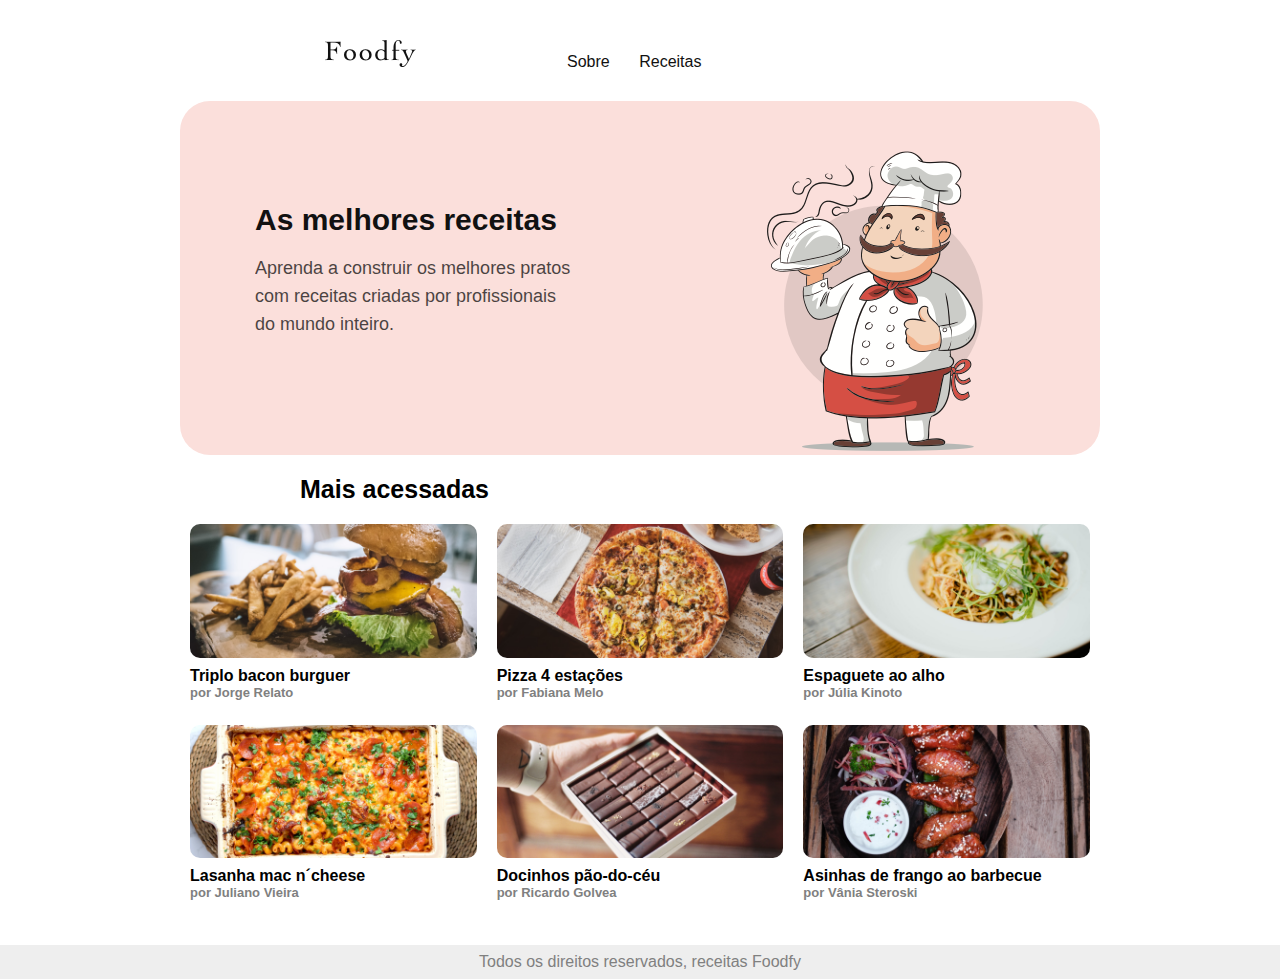
<file: index.html>
<!DOCTYPE html>
<html lang="en">

<head>
    <meta charset="UTF-8">
    <meta name="viewport" content="width=device-width, initial-scale=1.0">
    <link rel="stylesheet" href="styles.css">
    <title>Home</title>
</head>

<body>

    <header>
        <!--inicio cabeçalho-->
        <div class="logo">
            <a href="index.html">
            <img src="assets/logo.png" alt="Logo Foodfy">
            </a>
            
            <a href="sobre.html">Sobre</a>
            <a href="receitas.html">Receitas</a>
        </div>
    </header>
    <!--fim cabeçalho-->

    
    <div class="top__content">
        <div class="text">
            <h1>As melhores receitas</h1>
            <p>Aprenda a construir os melhores pratos com receitas criadas por profissionais do mundo inteiro.</p>
        </div>
        <div class="image__chef">
            <img src="assets/chef.png" alt="Imagem chef">
        </div>
    </div>


    <div id="title">
        <h1>Mais acessadas</h1>
    </div>

    <section class="cards">
        <div class="card">
            <div class="card__image-container">
                <img src="assets/burger.png" alt="Burguer">
            </div>

            <div class="card__content">
                    <p class="title">Triplo bacon burguer</p>
                <div class="card__info">
                    <p class="author">por Jorge Relato</p>
                </div>
             
            </div>
        </div>

        <div class="card">
            <div class="card__image-container">
                <img src="assets/pizza.png" alt="Burguer">
            </div>

            <div class="card__content">
                    <p class="title">Pizza 4 estações</p>
                <div class="card__info">
                    <p class="author">por Fabiana Melo</p>
                </div>
             
            </div>
        </div>

        <div class="card">
            <div class="card__image-container">
                <img src="assets/espaguete.png" alt="Burguer">
            </div>

            <div class="card__content">
                    <p class="title">Espaguete ao alho</p>
                <div class="card__info">
                    <p class="author">por Júlia Kinoto</p>
                </div>
             
            </div>
        </div>

        <div class="card">
            <div class="card__image-container">
                <img src="assets/lasanha.png" alt="Burguer">
            </div>

            <div class="card__content">
                    <p class="title">Lasanha mac n´cheese</p>
                <div class="card__info">
                    <p class="author">por Juliano Vieira</p>
                </div>
             
            </div>
        </div>

        <div class="card">
            <div class="card__image-container">
                <img src="assets/doce.png" alt="Burguer">
            </div>

            <div class="card__content">
                    <p class="title">Docinhos pão-do-céu</p>
                <div class="card__info">
                    <p class="author">por Ricardo Golvea</p>
                </div>
             
            </div>
        </div>

        <div class="card">
            <div class="card__image-container">
                <img src="assets/asinhas.png" alt="Burguer">
            </div>

            <div class="card__content">
                    <p class="title">Asinhas de frango ao barbecue</p>
                <div class="card__info">
                    <p class="author">por Vânia Steroski</p>
                </div>
             
            </div>
        </div>

    </section>
    

    <footer>
        <p>Todos os direitos reservados, receitas Foodfy</p>
    </footer>
</body>

</html>
</file>
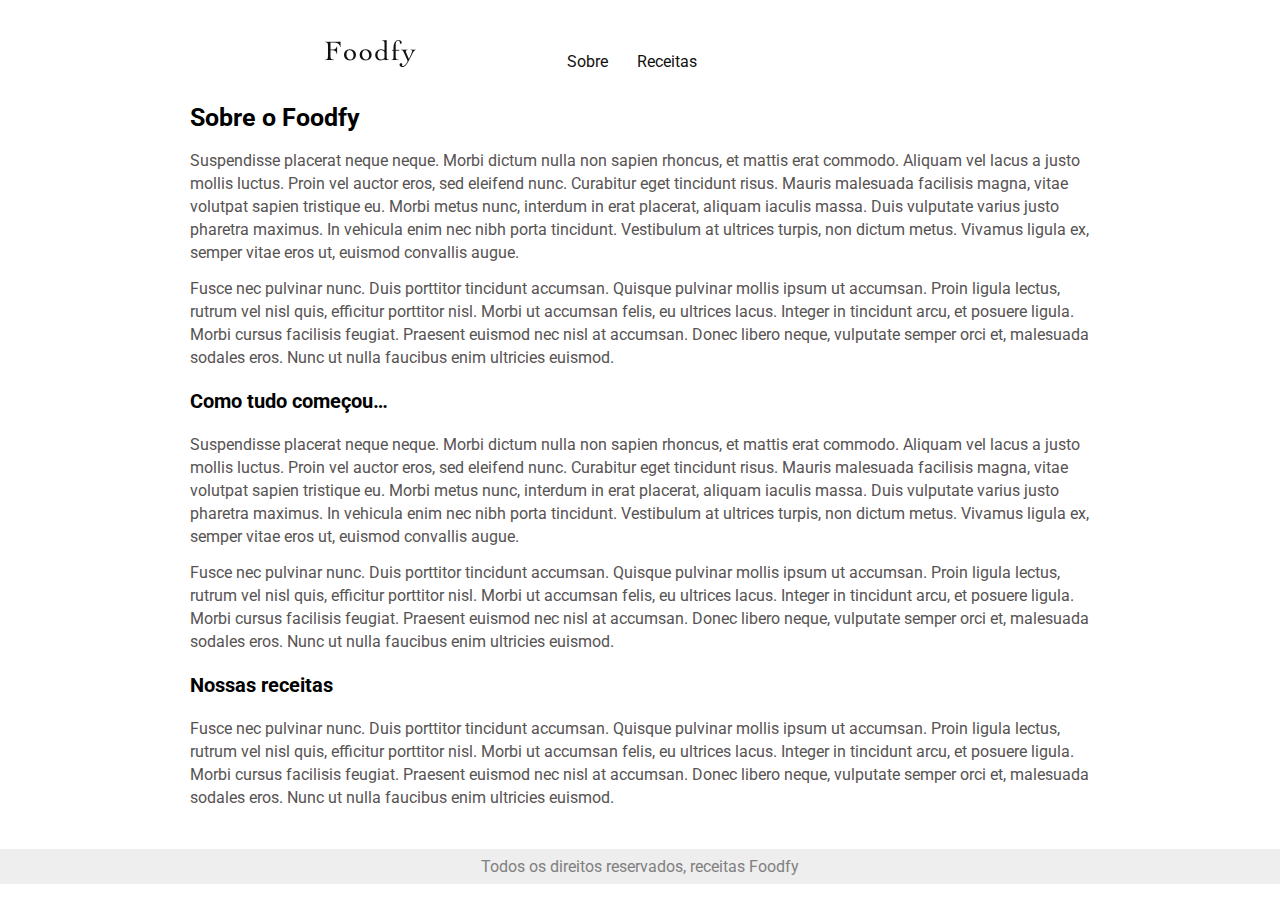
<file: sobre.html>
<!DOCTYPE html>
<html lang="en">

<head>
    <meta charset="UTF-8">
    <meta name="viewport" content="width=device-width, initial-scale=1.0">
    <link href="https://fonts.googleapis.com/css2?family=Roboto:wght@300;400;700&display=swap" rel="stylesheet">
    <link rel="stylesheet" href="styles.css">
    <title>Sobre</title>
</head>

<body>

    <header>
        <!--inicio cabeçalho-->
        <div class="logo">
            <a href="index.html">
            <img src="assets/logo.png" alt="Logo Foodfy">
            </a>
            
            <a href="sobre.html">Sobre</a>
            <a href="receitas.html">Receitas</a>
        </div>
    </header>
    <!--fim cabeçalho-->


    <main>
        <div class="about">
            <h1>Sobre o Foodfy</h1>
            <p>Suspendisse placerat neque neque. Morbi dictum nulla non sapien rhoncus, et mattis erat commodo. Aliquam vel
               lacus a justo mollis luctus. Proin vel auctor eros, sed eleifend nunc. Curabitur eget tincidunt risus. Mauris malesuada
               facilisis magna, vitae volutpat sapien tristique eu. Morbi metus nunc, interdum in erat placerat, aliquam iaculis massa.
               Duis vulputate varius justo pharetra maximus. In vehicula enim nec nibh porta tincidunt. Vestibulum at ultrices turpis,
               non dictum metus. Vivamus ligula ex, semper vitae eros ut, euismod convallis augue.</p>

            <p>Fusce nec pulvinar nunc. Duis porttitor tincidunt accumsan. Quisque pulvinar mollis ipsum ut accumsan. Proin ligula
               lectus, rutrum vel nisl quis, efficitur porttitor nisl. Morbi ut accumsan felis, eu ultrices lacus. Integer in tincidunt arcu, et
               posuere ligula. Morbi cursus facilisis feugiat. Praesent euismod nec nisl at accumsan. Donec libero neque, vulputate
               semper orci et, malesuada sodales eros. Nunc ut nulla faucibus enim ultricies euismod.</p>
        </div>

        <div class="story">
            <h2>Como tudo começou…</h2>
            <p>Suspendisse placerat neque neque. Morbi dictum nulla non sapien rhoncus, et mattis erat commodo. Aliquam vel
lacus a justo mollis luctus. Proin vel auctor eros, sed eleifend nunc. Curabitur eget tincidunt risus. Mauris malesuada
facilisis magna, vitae volutpat sapien tristique eu. Morbi metus nunc, interdum in erat placerat, aliquam iaculis massa.
Duis vulputate varius justo pharetra maximus. In vehicula enim nec nibh porta tincidunt. Vestibulum at ultrices turpis,
non dictum metus. Vivamus ligula ex, semper vitae eros ut, euismod convallis augue.</p>

            <p>Fusce nec pulvinar nunc. Duis porttitor tincidunt accumsan. Quisque pulvinar mollis ipsum ut accumsan. Proin ligula
lectus, rutrum vel nisl quis, efficitur porttitor nisl. Morbi ut accumsan felis, eu ultrices lacus. Integer in tincidunt arcu, et
posuere ligula. Morbi cursus facilisis feugiat. Praesent euismod nec nisl at accumsan. Donec libero neque, vulputate
semper orci et, malesuada sodales eros. Nunc ut nulla faucibus enim ultricies euismod.</p>
        </div>

        <div class="our__recipes">
            <h2>Nossas receitas</h2>
            <p>Fusce nec pulvinar nunc. Duis porttitor tincidunt accumsan. Quisque pulvinar mollis ipsum ut accumsan. Proin ligula
lectus, rutrum vel nisl quis, efficitur porttitor nisl. Morbi ut accumsan felis, eu ultrices lacus. Integer in tincidunt arcu, et
posuere ligula. Morbi cursus facilisis feugiat. Praesent euismod nec nisl at accumsan. Donec libero neque, vulputate
semper orci et, malesuada sodales eros. Nunc ut nulla faucibus enim ultricies euismod.</p>
        </div>

    </main>
    

    <footer>
        <p>Todos os direitos reservados, receitas Foodfy</p>
    </footer>
</body>

</html>
</file>
<file: styles.css>
/*@import "https://fonts.googleapis.com/css2?family=Roboto:wght@400;500;700&display=swap";*/
/*@import "https://fonts.googleapis.com/css2?family=Roboto:wght@&display=swap";*/


* {
    margin: 0;
    padding: 0;
    border: none;
    
}

body {
    font-family: 'Roboto', sans-serif;   
}

header { 
    margin-bottom: 30px;
}

header .logo {
    text-align: left;
    margin-left: 230px;
}


header .logo img {
   margin-top: 40px;
   align-items: center;
   margin-left: 70px;
   width: 90.6px;
   height: 26.9px;
   margin-right: 122.4px;
}


header a {
    font-size: 16px;
    color: #111111;
    text-decoration: none;
    font-weight: regular;
    margin-left: 25px;
    width: 42px;
    height: 19px;
    
    
}

header a:hover {
    color: grey;
    font-weight: bold;
    transition: 1s;
}

header .logo img {
    margin-right: 122px;
  
}


.top__content {
    /*background-color: #FBDFDB; /*alterar para light grey*/
    /*border-radius: 30px;
    width: 940px;
    margin: 0 auto;
    height: 366px;
    padding: 0 60px;
    display: flex;
    align-items: center;
    position: relative;*/


    background-color: #FBDFDB;
    /*background-color: rgba(211, 211, 211, 0.774);*/
    display: grid;
    grid-template-columns: 1fr 1fr;
    border-radius: 30px;
    padding: 50px 0 0 20px;
    margin: 0 auto;
    width: 900px;
    
}

.top__content .text {

    /*margin-bottom: 100px;
    width: 305px;
    font-size: 32px;
    line-height: 38px;
    color: #111111;*/


    margin-top: 50px;
    margin-left: 55px;
    text-align: left;
    width: 270px;
    font-size: 16px;
    line-height: 30px;
    
}

.top__content .text h1 {
    font-size: 30px;
    color: #111111;
    margin-bottom: 15px;
    text-align: left;

    width: 305px;
    height: 38px;
    line-height: 38px;
}

.top__content .text p {
    width: 316px;
    height: 84px;
    font-size: 18px;
    line-height: 28px;
    opacity: 0.7;
}


.top__content .image__chef {
    text-align: center;
}

#title h1 {
    text-align: left;
    margin-left: 300px;
    margin-top: 20px;
    margin-bottom: 20px;
    font-size: 25px;
    font-weight: bold;
   
}



/*===CARDS ===*/

.cards{
    max-width: 900px;
    margin: 0 auto;
    margin-top: 20px;
    display: grid; 
    grid-template-columns: 1fr 1fr 1fr;
    gap: 20px;   
}

.card:hover {
    transform: scale(1.1);
}

.card .card__image-container img{
    width: 100%;
    border-radius: 10px;
}

.card__content {
    text-align: left;
    font-weight: bold;
    margin-top: 5px;
    margin-bottom: 5px;
}

.card__info {
    font-size: 13px;
    color: gray;
}


footer{
    background-color: #EEEEEE;
    padding: 8px;
    bottom: 0; 
    color: gray;
    text-align: center;
    margin-top: 40px; 
    box-sizing: content-box;
}


/* ===SOBRE ===*/
.about, 
.story,
.our__recipes{
    width: 900px;
    margin: 0 auto;
}

.about, 
.our__recipes p{
    color: rgb(87, 83, 83);
    line-height: 23px;
    margin-bottom: 20px;
}

.about p + p{
    margin-top: 13px;
}

.story p{
    color: rgb(87, 83, 83);
    line-height: 23px;
}
.story p + p{
    margin-top: 13px;
}

.about h1{
    font-size: 25px;
    margin-top: 35px;
    margin-bottom: 20px;
    color: black;
    
}

.story h2{
    margin-top: 20px;
    color: black;
    margin-bottom: 20px;
    font-size: 20px;
}
.our__recipes h2{
    margin-top: 20px;
    color: black;
    margin-bottom: 20px;
    font-size: 20px;
}

/* ===RECEITAS ===*/



 /* === MODAL === */
 .modal-overlay {
    width: 100%;
    height: 100%;
    position: fixed;
    top: 0;
    background-color: rgba(0, 0, 0, 0.6);
    opacity: 0;
    visibility: hidden;
}

.modal {
    width: 100%;
    max-width: 660px;
    height: 413px;
    background-color: #FFFFFF;
    border-radius: 16px;
    margin: 20vh auto;
    display: flex;
    flex-direction: column;
    align-items: center;

}

.modal .modal-img img{
    margin-top: 30px;
    margin-bottom: 20px;
    width: 600px;
    height: 200px;
    border-radius: 15px;
}

.modal-content p.title {
    font-size: 24px;
    color: #111111;
    line-height: 28px;
}

.modal-content p.author {
    font-size: 18px;
    color: #777777;
    line-height: 28px;
    margin-top: 5px;
    text-align: center;
}

.close-modal {
    margin-top: 60px;
}

.close-modal a {
    font-size: 16px;
    color: #999999;
}

/* == MODAL OVERLAY ACTIVE ==*/

.modal-overlay.active {
    opacity: 1;
    visibility: visible;
}
.close-modal a{
    cursor: pointer;
}
</file>
